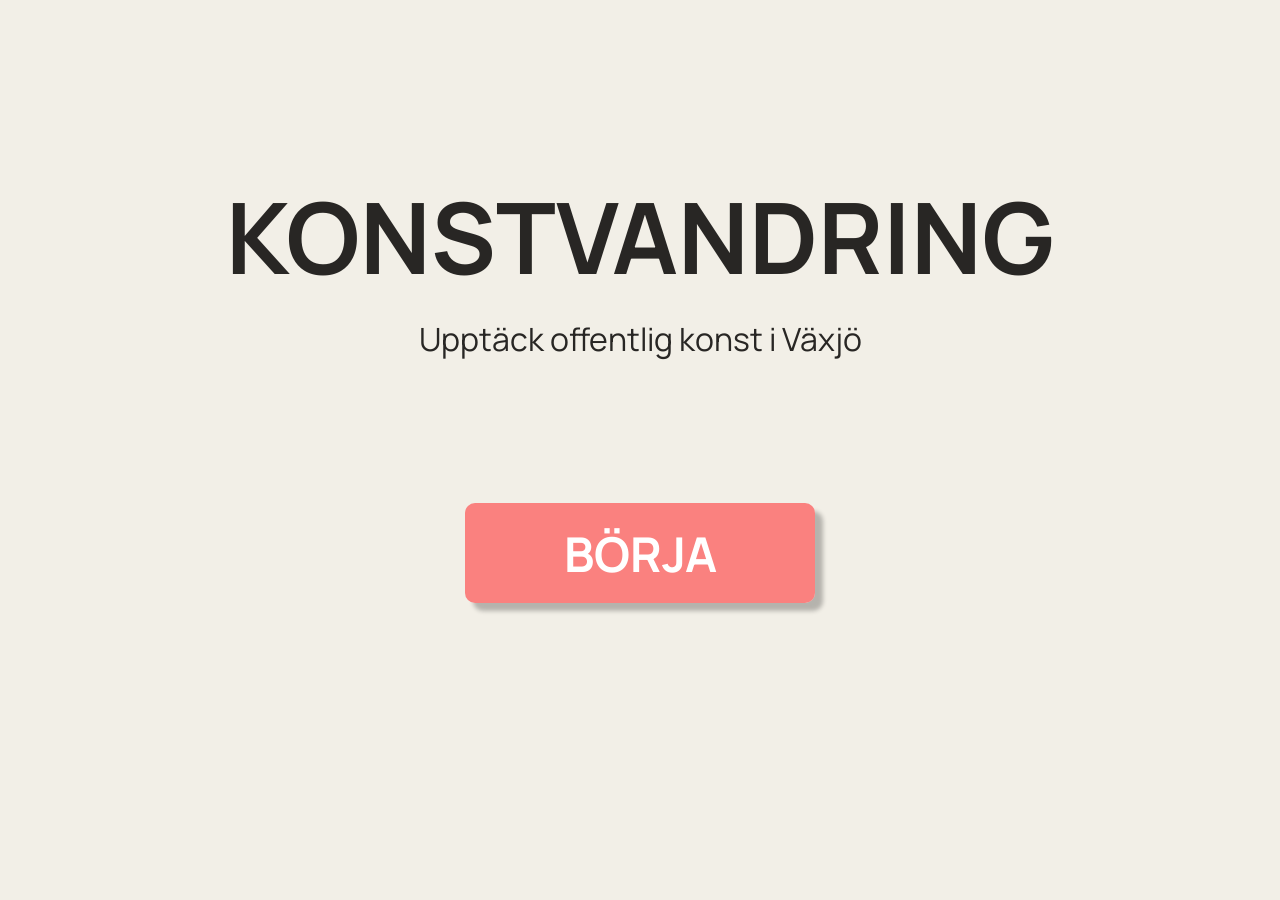
<file: index.html>
<!doctype html>
<html lang="sv">
  <head>
    <meta charset="UTF-8" />
    <meta name="viewport" content="width=device-width, initial-scale=1.0" />
    <title>Konstvandring</title>
    <link rel="stylesheet" href="css/style.css" />
  </head>
  <body>
    <main class="start-page">
      <h1>KONSTVANDRING</h1>

      <p class="subtitle">Upptäck offentlig konst i Växjö</p>

      <a href="valj-rutt.html" class="start-button">BÖRJA</a>
    </main>
  </body>
</html>
</file>
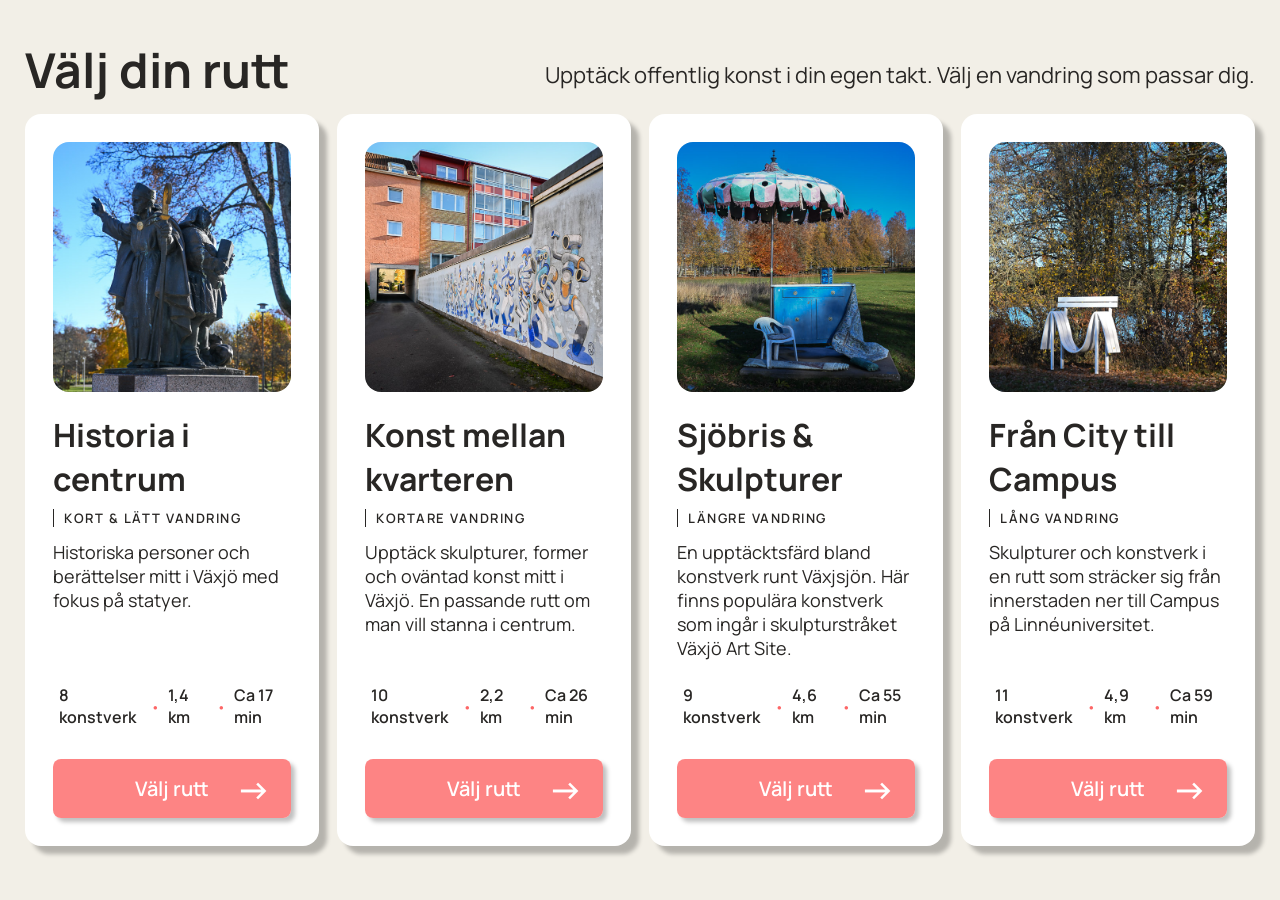
<file: valj-rutt.html>
<!doctype html>
<html lang="sv">

<head>
  <meta charset="UTF-8" />
  <meta name="viewport" content="width=device-width, initial-scale=1.0" />
  <title>Välj rutt</title>
  <link rel="stylesheet" href="css/style.css" />
  <script src="js/inaktivitet.js" type="module"></script>
</head>

<body>
  <main class="route-page">
    <header class="route-header">
      <h1>Välj din rutt</h1>
      <p class="route-intro">
        Upptäck offentlig konst i din egen takt. Välj en vandring som passar
        dig.
      </p>
    </header>

    <section class="route-options">
      <article class="route-card">
        <div class="route-card-content">
          <img class="route-img" src="images/sankt-sigfrid.jpg" alt="" />
          <h2>Historia i centrum</h2>
          <p class="route-number">KORT & LÄTT VANDRING</p>
          <p class="route-card-info">Historiska personer och berättelser mitt i Växjö med fokus på statyer.</p>
        </div>
        <div class="route-meta">
          <span>8 konstverk</span>
          <span>1,4 km</span>
          <span>Ca 17 min</span>
        </div>
        <a href="ruttoversikt.html?route=statyrundan" class="route-button">Välj rutt <span class="arrow">→</span></a>
      </article>

      <article class="route-card">
        <div class="route-card-content">
          <img class="route-img" src="images/rororkestern.jpg" alt="" />
          <h2>Konst mellan kvarteren</h2>
          <p class="route-number">KORTARE VANDRING</p>
          <p class="route-card-info">Upptäck skulpturer, former och oväntad konst mitt i Växjö. En passande rutt om man vill stanna i centrum.</p>
        </div>
        <div class="route-meta">
          <span>10 konstverk</span>
          <span>2,2 km</span>
          <span>Ca 26 min</span>
        </div>
        <a href="ruttoversikt.html?route=konst-mellan-kvarteren" class="route-button"> Välj rutt <span class="arrow">→</span> </a>
      </article>

      <article class="route-card">
        <div class="route-card-content">
          <img class="route-img" src="images/shade.jpg" alt="" />
          <h2>Sjöbris & Skulpturer</h2>
          <p class="route-number">LÄNGRE VANDRING</p>
          <p class="route-card-info">En upptäcktsfärd bland konstverk runt Växjsjön. Här finns populära konstverk som ingår i skulpturstråket Växjö Art Site.</p>
        </div>
        <div class="route-meta">
          <span>9 konstverk</span>
          <span>4,6 km</span>
          <span>Ca 55 min</span>
        </div>
        <a href="ruttoversikt.html?route=sjobris-skulpturer" class="route-button"> Välj rutt <span class="arrow">→</span> </a>
      </article>

      <article class="route-card">
        <div class="route-card-content">
          <img class="route-img" src="images/social-bench.jpg" alt="" />
          <h2>Från City till Campus</h2>
          <p class="route-number">LÅNG VANDRING</p>
          <p class="route-card-info">Skulpturer och konstverk i en rutt som sträcker sig från innerstaden ner till Campus på Linnéuniversitet.</p>
        </div>
        <div class="route-meta">
          <span>11 konstverk</span>
          <span>4,9 km</span>
          <span>Ca 59 min</span>
        </div>
        <a href="ruttoversikt.html?route=city-campus" class="route-button"> Välj rutt <span class="arrow">→</span> </a>
      </article>
    </section>
  </main>
</body>

</html>
</file>
<file: css/style.css>
@import url("https://fonts.googleapis.com/css2?family=Manrope:wght@400;600;700;800&display=swap");

* {
  box-sizing: border-box;
}

body {
  margin: 0;
  font-family: "Manrope", sans-serif;
  background-color: #f2efe7;
  color: #282624;
}

.start-page {
  min-height: 100vh;
  display: flex;
  flex-direction: column;
  align-items: center;
  padding: 180px;
  text-align: center;
}

.start-page h1 {
  margin: 0;
  font-size: clamp(42px, 7.7vw, 148px);
  font-weight: 700;
  line-height: 1.15;
}

.subtitle {
  margin-top: 24px;
  font-size: clamp(18px, 2.5vw, 48px);
  font-weight: 400;
}

.start-button {
  display: flex;
  align-items: center;
  justify-content: center;
  margin-top: 110px;
  width: 350px;
  max-width: 100%;
  min-height: 100px;
  border: none;
  border-radius: 10px;
  background: rgba(253, 102, 102, 0.8);
  box-shadow: 8px 8px 4px rgba(0, 0, 0, 0.25);
  color: white;
  font: inherit;
  font-size: 48px;
  font-weight: 700;
  cursor: pointer;
  text-decoration: none;
}

/* Välj rutt */

.route-page {
  max-width: 1900px;
  margin: 0 auto;
  padding: 25px;
}

.back-link {
  display: inline-flex;
  align-items: center;
  justify-content: center;
  box-sizing: border-box;

  border: 2px solid;
  border-radius: 6px;
  padding: 6px;
  color: #282624;
  text-decoration: none;
  box-shadow: 4px 4px 4px rgba(0, 0, 0, 0.25);
}

.overview-header .back-link,
.qr-header .back-link {
  width: 220px;
  height: 44px;
  margin: 0;
  padding: 6px 12px;
}

.route-number {
  font-size: 13px;
  letter-spacing: 1.5px;
  font-weight: 600;
  margin-top: 0;
  border-left: 1px solid;
  padding-left: 10px;
}

.route-header {
  display: flex;
  justify-content: space-between;
}

.route-header h1 {
  font-size: 48px;
  margin: 12px 0;
}

.route-intro {
  font-size: 22px;
  margin-top: 35px;
}

.route-img {
  width: 100%;
  height: 250px;
  border-radius: 16px;
  object-fit: cover;
  object-position: center 30%;
}

.route-options {
  display: flex;
  gap: 18px;
}

.route-card {
  background: #fff;
  padding: 28px;
  border-radius: 16px;
  display: flex;
  flex-direction: column;
  justify-content: space-between;
  box-shadow: 8px 8px 4px rgba(0, 0, 0, 0.25);
  min-height: 720px;
  width: 600px;
}

@media (min-width: 1600px) {
  .route-card {
    min-height: 820px;
  }

  .route-img {
  height: 380px;
}
}

.route-card h2 {
  font-size: 32px;
  margin: 16px 0 8px;
}

.route-card-info {
  font-size: 18px;
  margin-top: 0;
}

.route-meta {
  display: flex;
  justify-content: center;
  gap: 16px;
  margin-top: auto;
  margin-bottom: 25px;
  font-size: 16px;
  padding: 6px;
  font-weight: 600;
}

.route-meta span + span {
  position: relative;
  padding-left: 16px;
}

.route-meta span + span::before {
  content: "·";
  position: absolute;
  left: 0;
  top: 50%;
  transform: translateY(-50%);
  color: #fd6666;
  font-size: 26px;
  line-height: 1;
}

.route-button {
  display: flex;
  align-items: center;
  justify-content: center;
  position: relative;
  padding: 16px;
  background: rgba(253, 102, 102, 0.8);
  color: #282624;
  text-decoration: none;
  border-radius: 8px;
  font-weight: 600;
  font-size: 20px;
  box-shadow: 4px 4px 4px rgba(0, 0, 0, 0.25);
  color: white;
}

.route-button .arrow {
  position: absolute;
  right: 20px;
  font-size: 35px;
}

.route-button:hover {
  background: #fd6666;
}

.overview-page {
  max-width: 1800px;
  margin: 0 auto;
  padding: 25px;
}

.overview-header {
  display: flex;
  align-items: flex-start;
  justify-content: space-between;
  max-height: 70px;
  margin-bottom: 28px;
}

#map {
  height: clamp(550px, 38vw, 720px);
  min-height: 550px;
  border-radius: 14px;
}

#route-title {
  margin-top: 20px;
  font-size: 38px;
}

#take-route-button {
  display: flex;
  align-items: center;
  justify-content: center;
  position: relative;
  flex-shrink: 0;
  margin: 0;
  width: 400px;
}

#map-info {
  display: flex;
  justify-content: space-between;
  align-items: center;
  gap: 32px;
}

.route-info {
  flex: 1;
  min-width: 0;
}

.route-info-top {
  display: flex;
  align-items: center;
  flex-wrap: wrap;
  gap: 24px;
}

#route-description {
  margin-top: -10px;
  font-size: 20px;
  max-width: 700px;
}

.overview-meta {
  display: flex;
  flex-wrap: wrap;
  align-items: center;
  gap: 8px;
  margin: 0;
  font-size: 18px;
  font-weight: 600;
  border-left: 1px solid #c9c4bb;
  padding-left: 24px;
}

.overview-meta span + span {
  position: relative;
  padding-left: 16px;
}

.overview-meta span + span::before {
  content: "·";
  position: absolute;
  left: 0;
  top: 50%;
  transform: translateY(-50%);
  color: #fd6666;
  font-size: 26px;
  line-height: 1;
}

.artwork-marker-icon {
  background: transparent;
  border: none;
}

.artwork-marker-icon span {
  display: flex;
  align-items: center;
  justify-content: center;
  width: 46px;
  height: 46px;
  box-sizing: border-box;
  border: 3px solid #fff;
  border-radius: 50%;
  background: rgba(253, 102, 102, 0.9);
  color: #282624;
  font-size: 24px;
  font-weight: 700;
  box-shadow: 0 2px 8px #0003;
}


.artwork-sheet {
    position: fixed;
    z-index: 1000;
    bottom: 0;
    left: 50%;
    width: min(900px, 96vw);
    min-width: 0;
    height: 90vh;
    overflow-y: auto;
    box-sizing: border-box;
    padding: 24px 32px 100px;
    background: #f2efe7;
    color: #282624;
    border-radius: 20px 20px 0 0;
    box-shadow: 0 8px 40px #0002;

    transform: translate(-50%, calc(100% + 40px));
    visibility: hidden;
    transition:
        transform 350ms ease,
        visibility 350ms ease;
}


.artwork-sheet.is-open {
  transform: translate(-50%, 0);
  visibility: visible;
}

.sheet-handle {
  width: 42px;
  height: 5px;
  margin: 0 auto 20px;
  background: #c9c4bb;
  border-radius: 10px;
}

.sheet-close {
  position: absolute;
  top: 16px;
  right: 20px;
  border: none;
  background: transparent;
  color: #282624;
  font-size: 50px;
  cursor: pointer;
}

.sheet-content {
  display: flex;
  align-items: flex-start;
  gap: 40px;
  margin-top: 50px;
}

.sheet-content h2 {
  margin: 8px 40px 12px 0;
  font-size: 42px;
}

.sheet-facts {
  display: flex;
  flex-wrap: wrap;
  align-items: center;
  gap: 8px 12px;
  padding: 16px;
  margin-bottom: 28px;
  border-top: 1px solid #c9c4bb;
  border-bottom: 1px solid #c9c4bb;
}

.sheet-artist,
.sheet-year {
  margin: 0;
  font-size: 17px;
  line-height: 1.5;
}

.sheet-year {
  position: relative;
  padding-left: 16px;
}

.sheet-year::before {
    content: "·";
    position: absolute;
    left: 0;
    top: 50%;
    transform: translateY(-50%);
    color: #fd6666;
    font-size: 30px;
    line-height: 1;
}

.sheet-description-section h3 {
  margin: 0 0 12px;
  font-size: 23px;
  line-height: 1.3;
}

.sheet-description {
  margin: 0;
  max-width: 58ch;
  font-size: 18px;
  line-height: 1.75;
}

.sheet-image {
  flex: 0 0 48%;
  width: 48%;
  height: 550px;
  margin-top: 0;
  object-fit: cover;
  border-radius: 12px;
}

.sheet-image[hidden] {
  display: none;
}

.sheet-backdrop {
  position: fixed;
  inset: 0;
  z-index: 999;
  background: rgba(40, 38, 36, 0.5);

  opacity: 0;
  visibility: hidden;
  transition:
    opacity 350ms ease,
    visibility 350ms ease;
}

.sheet-backdrop.is-open {
  opacity: 1;
  visibility: visible;
}

.sheet-navigation button {
    display: flex;
    align-items: center;
    justify-content: center;
    width: 50px;
    height: 50px;
    padding: 0;
    border: none;
    border-radius: 50%;
    background: lightgray;
    color: #252525;
    font-family: inherit;
    font-size: 35px;
    font-weight: 700;
    line-height: 1;
    cursor: pointer;
}

.sheet-navigation button:hover {
    color: white;
    background-color: darkgray;
}

.sheet-navigation button:focus-visible {
    outline: 3px solid #fd6666;
    outline-offset: 3px;
}


.sheet-navigation {
    position: absolute;
    bottom: 0;
    left: 0;
    right: 0;
    display: flex;
    justify-content: space-between;
    align-items: center;
    padding: 16px 32px;
    background: #f2efe7;
    border-top: 1px solid #c9c4bb;
    margin: 0;
    z-index: 2;
}

.sheet-navigation-count {
    font-size: 16px;
    font-weight: 600;
}


.map-instruction {
  display: flex;
  align-items: center;
  gap: 25px;

  width: 100%;
  max-width: 500px;
  padding: 30px;
  height: 60px;

  background: #fff;
  border-left: 6px solid #6682fd;
  border-radius: 10px;
}

.instruction-icon {
  display: flex;
  align-items: center;
  justify-content: center;
}

.instruction-icon svg {
  display: block;
  width: 60px;
  height: auto;
  max-width: 100%;
  transform: rotate(-20deg);
}

.map-instruction p {
  margin: 0;
  color: #59564f;
}

/* Diskret puls runt den första konstverksmarkören */
.artwork-marker-icon.marker-hint span {
  position: relative;
}

.artwork-marker-icon.marker-hint span::after {
  content: "";
  position: absolute;
  inset: -6px;
  border: 6px dashed #ff0000;
  border-radius: 50%;
  pointer-events: none;
  animation: marker-pulse 1.4s ease-out 12 forwards;
}

@keyframes marker-pulse {
  0% {
    transform: scale(0.85);
    opacity: 0.9;
  }

  100% {
    transform: scale(1.65);
    opacity: 0;
  }
}

.cls-1 {
  fill: none;
  stroke: #fd6666;
  stroke-dasharray: 6.4 6.4;
  stroke-miterlimit: 10;
  stroke-width: 8px;
}

.cls-2 {
  fill: #fff;
}

.cls-3 {
  fill: #333;
}

/* QR-sidan */

.qr-page {
  max-width: 1800px;
  min-height: 100vh;
  margin: 0 auto;
  padding: 25px;
}

.qr-header {
  display: flex;
  align-items: flex-start;
  margin-bottom: 60px;
}

.qr-layout {
  display: grid;
  grid-template-columns: 1fr 1fr;
  align-items: center;
  gap: 80px;
  max-width: 1800px;
  margin: 40px auto;
  margin-top: 110px;
}

.qr-information h1 {
  max-width: 650px;
  margin: 16px 0 24px;
  font-size: 3rem;
  line-height: 1.15;
}

.qr-intro {
  font-size: 21px;
  line-height: 1.7;
}

.qr-route-info {
  margin-top: 40px;
  padding: 24px;
  border-left: 5px solid #fd6666;
  background: #fff;
  border-radius: 8px;
}

.qr-route-info > p {
  margin-top: 0;
  font-size: 12px;
  font-weight: 700;
}

.qr-route-info h2 {
  margin: 12px 0;
  font-size: 26px;
}

.qr-route-info span {
  color: #59564f;
}

.qr-information .route-button {
  margin-top: 100px;
  width: 280px;
}

.qr-card {
  display: flex;
  flex-direction: column;
  align-items: center;
  padding: 36px;
  background: #fff;
  border-radius: 20px;
  box-shadow: 8px 8px 4px rgba(0, 0, 0, 0.12);
  text-align: center;
}

#qr-code {
  display: flex;
  justify-content: center;
  align-items: center;
  min-width: 250px;
  min-height: 250px;
  padding: 10px;
  background: #fff;
}

#qr-code img,
#qr-code canvas {
  display: block;
  max-width: 100%;
  height: auto;
}

.qr-card h2 {
  margin: 24px 0 8px;
  font-size: 24px;
}

.qr-card > p {
  max-width: 350px;
  font-size: 16px;
  line-height: 1.6;
}

.arrow-qr {
  position: absolute;
  left: 10px;
  font-size: 35px;
}

.qr-status {
  color: #59564f;
}

.screen-marker {
  background: transparent;
  border: none;
}

.screen-marker__label {
  position: relative;
  padding: 7px 12px;
  border-radius: 7px;
  background: #282624;
  color: #fff;
  font-size: 13px;
  font-weight: 700;
  white-space: nowrap;
  text-align: center;
  box-shadow: 0 2px 6px #0003;
}

/* Pil som pekar nedåt */
.screen-marker__label::after {
  content: "";
  position: absolute;
  left: 50%;
  bottom: -8px;
  transform: translateX(-50%);
  width: 0;
  height: 0;
  border-left: 7px solid transparent;
  border-right: 7px solid transparent;
  border-top: 8px solid #282624;
}

/* Tillgänglighetsinformation på ruttöversikten */

.map-container {
  position: relative;
  width: 100%;
}

/* Knappen ovanpå kartan */

.accessibility-toggle {
  position: absolute;
  top: 12px;
  right: 12px;
  z-index: 900;

  display: flex;
  align-items: center;
  gap: 8px;

  padding: 16px 18px;
  border: 1px solid #d8d3ca;
  border-radius: 10px;

  background: #fff;
  color: #282624;
  font: inherit;
  font-size: 14px;
  font-weight: 600;

  box-shadow: 0 2px 8px rgb(0 0 0 / 12%);
  cursor: pointer;
}

.accessibility-toggle:hover {
  background: #f2efe7;
}

.accessibility-toggle span {
  font-size: 18px;
}

/* Informationspanelen ovanpå kartan */

.accessibility-panel {
  position: absolute;
  top: 64px;
  right: 12px;
  z-index: 1101;

  width: min(360px, calc(100% - 24px));
  max-height: calc(100% - 76px);
  overflow-y: auto;

  padding: 22px;
  border: 1px solid #e5e1da;
  border-radius: 14px;

  background: #fff;
  color: #282624;
  box-shadow: 0 6px 24px rgb(0 0 0 / 16%);
}

/* Respektera panelens hidden-attribut */

.accessibility-panel[hidden] {
  display: none !important;
}

/* Panelens rubrik och stängknapp */

.accessibility-panel-header {
  display: flex;
  align-items: flex-start;
  justify-content: space-between;
  gap: 16px;

  margin-bottom: 18px;
}

.accessibility-panel-header h2 {
  margin: 0;
  font-size: 22px;
  line-height: 1.3;
}

.accessibility-close {
  flex-shrink: 0;
  width: 34px;
  height: 34px;

  display: flex;
  align-items: center;
  justify-content: center;

  padding: 0;
  border: none;
  border-radius: 50%;

  background: #f2efe7;
  color: #282624;
  font: inherit;
  font-size: 26px;
  line-height: 1;

  cursor: pointer;
}

.accessibility-close:hover {
  background: #e5e1da;
}

/* Panelens innehåll */

.accessibility-panel h3 {
  margin: 18px 0 6px;
  font-size: 16px;
  line-height: 1.4;
}

.accessibility-panel p {
  margin: 0;
  font-size: 14px;
  line-height: 1.65;
}

.accessibility-panel .accessibility-note {
  margin-top: 18px;
  padding-top: 14px;
  border-top: 1px solid #e5e1da;

  color: #59564f;
  font-size: 13px;
}

/* Synlig fokusmarkering för tangentbordsanvändare */

.accessibility-toggle:focus-visible,
.accessibility-close:focus-visible {
  outline: 3px solid #6682fd;
  outline-offset: 3px;
}

/* Anpassning för mindre fönster */

@media (max-width: 600px) {
  .accessibility-panel {
    right: 8px;
    width: calc(100% - 16px);
    padding: 18px;
  }

  .accessibility-toggle {
    top: 8px;
    right: 8px;
    padding: 9px 11px;
    font-size: 13px;
  }
}
</file>
